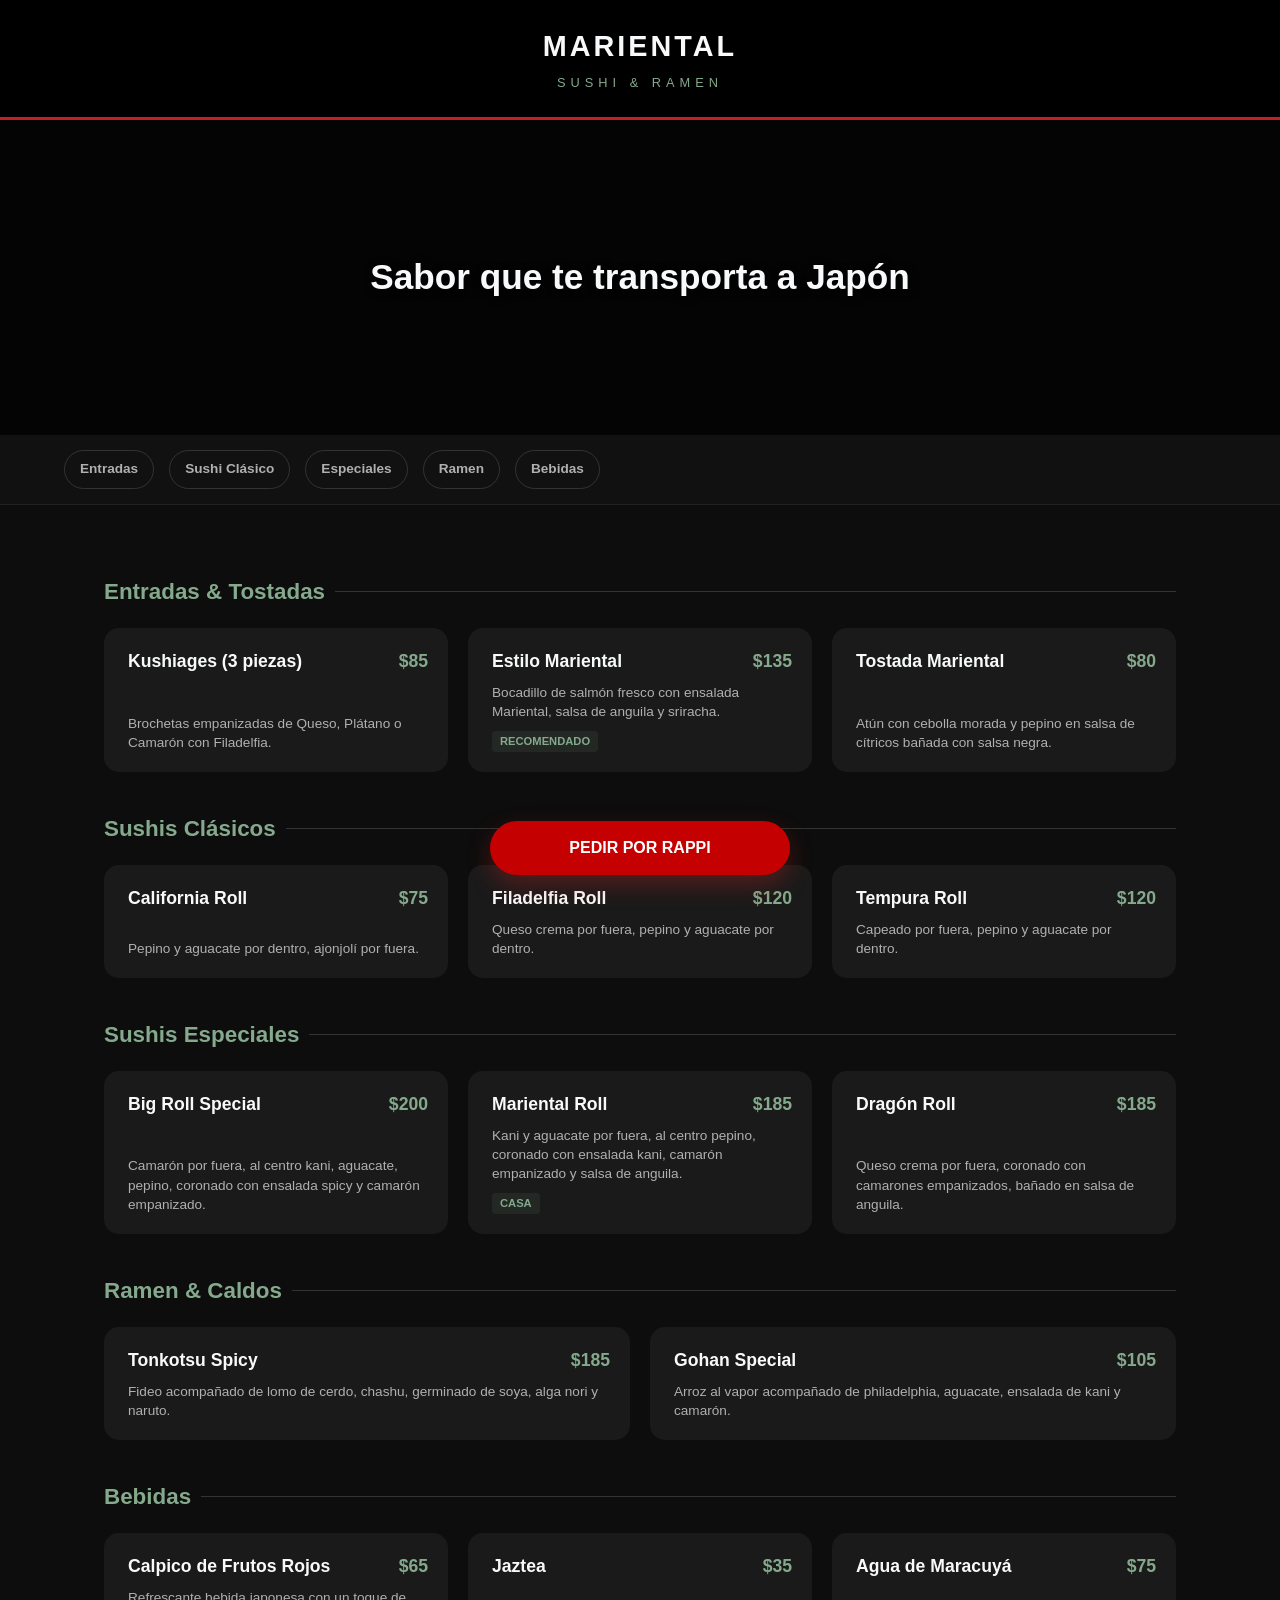
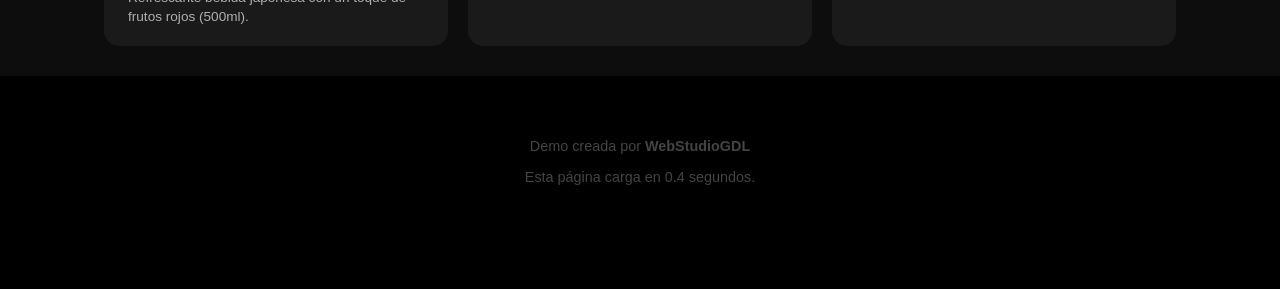
<file: index.html>
<!DOCTYPE html>
<html lang="es">
<head>
    <meta charset="UTF-8">
    <meta name="viewport" content="width=device-width, initial-scale=1.0">
    <link rel="stylesheet" href="styles.css">
    <title>Menú Digital | Mariental Sushi & Ramen</title>
</head>
<body>

    <header>
        <div class="logo-container">
            <div class="logo-text">MARIENTAL</div>
            <div class="logo-subtitle">Sushi & Ramen</div>
        </div>
    </header>

    <section class="hero">
        <h1>Sabor que te transporta a Japón</h1>
    </section>

    <div class="quick-nav">
        <a href="#entradas">Entradas</a>
        <a href="#sushi">Sushi Clásico</a>
        <a href="#especiales">Especiales</a>
        <a href="#ramen">Ramen</a>
        <a href="#bebidas">Bebidas</a>
    </div>

    <div class="container">
        
        <!-- ENTRADAS -->
        <h2 id="entradas" class="section-title">Entradas & Tostadas</h2>
        <div class="grid">
            <div class="item">
                <div class="item-header">
                    <span class="item-name">Kushiages (3 piezas)</span>
                    <span class="item-price">$85</span>
                </div>
                <p class="item-desc">Brochetas empanizadas de Queso, Plátano o Camarón con Filadelfia.</p>
            </div>
            <div class="item">
                <div class="item-header">
                    <span class="item-name">Estilo Mariental</span>
                    <span class="item-price">$135</span>
                </div>
                <p class="item-desc">Bocadillo de salmón fresco con ensalada Mariental, salsa de anguila y sriracha.</p>
                <span class="tag-special">Recomendado</span>
            </div>
            <div class="item">
                <div class="item-header">
                    <span class="item-name">Tostada Mariental</span>
                    <span class="item-price">$80</span>
                </div>
                <p class="item-desc">Atún con cebolla morada y pepino en salsa de cítricos bañada con salsa negra.</p>
            </div>
        </div>

        <!-- SUSHIS CLÁSICOS -->
        <h2 id="sushi" class="section-title">Sushis Clásicos</h2>
        <div class="grid">
            <div class="item">
                <div class="item-header">
                    <span class="item-name">California Roll</span>
                    <span class="item-price">$75</span>
                </div>
                <p class="item-desc">Pepino y aguacate por dentro, ajonjolí por fuera.</p>
            </div>
            <div class="item">
                <div class="item-header">
                    <span class="item-name">Filadelfia Roll</span>
                    <span class="item-price">$120</span>
                </div>
                <p class="item-desc">Queso crema por fuera, pepino y aguacate por dentro.</p>
            </div>
            <div class="item">
                <div class="item-header">
                    <span class="item-name">Tempura Roll</span>
                    <span class="item-price">$120</span>
                </div>
                <p class="item-desc">Capeado por fuera, pepino y aguacate por dentro.</p>
            </div>
        </div>

        <!-- SUSHIS ESPECIALES -->
        <h2 id="especiales" class="section-title">Sushis Especiales</h2>
        <div class="grid">
            <div class="item">
                <div class="item-header">
                    <span class="item-name">Big Roll Special</span>
                    <span class="item-price">$200</span>
                </div>
                <p class="item-desc">Camarón por fuera, al centro kani, aguacate, pepino, coronado con ensalada spicy y camarón empanizado.</p>
            </div>
            <div class="item">
                <div class="item-header">
                    <span class="item-name">Mariental Roll</span>
                    <span class="item-price">$185</span>
                </div>
                <p class="item-desc">Kani y aguacate por fuera, al centro pepino, coronado con ensalada kani, camarón empanizado y salsa de anguila.</p>
                <span class="tag-special">Casa</span>
            </div>
            <div class="item">
                <div class="item-header">
                    <span class="item-name">Dragón Roll</span>
                    <span class="item-price">$185</span>
                </div>
                <p class="item-desc">Queso crema por fuera, coronado con camarones empanizados, bañado en salsa de anguila.</p>
            </div>
        </div>

        <!-- RAMEN -->
        <h2 id="ramen" class="section-title">Ramen & Caldos</h2>
        <div class="grid">
            <div class="item">
                <div class="item-header">
                    <span class="item-name">Tonkotsu Spicy</span>
                    <span class="item-price">$185</span>
                </div>
                <p class="item-desc">Fideo acompañado de lomo de cerdo, chashu, germinado de soya, alga nori y naruto.</p>
            </div>
            <div class="item">
                <div class="item-header">
                    <span class="item-name">Gohan Special</span>
                    <span class="item-price">$105</span>
                </div>
                <p class="item-desc">Arroz al vapor acompañado de philadelphia, aguacate, ensalada de kani y camarón.</p>
            </div>
        </div>

        <!-- BEBIDAS -->
        <h2 id="bebidas" class="section-title">Bebidas</h2>
        <div class="grid">
            <div class="item">
                <div class="item-header">
                    <span class="item-name">Calpico de Frutos Rojos</span>
                    <span class="item-price">$65</span>
                </div>
                <p class="item-desc">Refrescante bebida japonesa con un toque de frutos rojos (500ml).</p>
            </div>
            <div class="item">
                <div class="item-header">
                    <span class="item-name">Jaztea</span>
                    <span class="item-price">$35</span>
                </div>
            </div>
            <div class="item">
                <div class="item-header">
                    <span class="item-name">Agua de Maracuyá</span>
                    <span class="item-price">$75</span>
                </div>
            </div>
        </div>

    </div>

    <footer>
        <p>Demo creada por <strong>WebStudioGDL</strong></p>
        <p style="margin-top: 10px;">Esta página carga en 0.4 segundos.</p>
    </footer>

    <a href="#" class="btn-wa">
        PEDIR POR RAPPI
    </a>

</body>
</html>
</file>
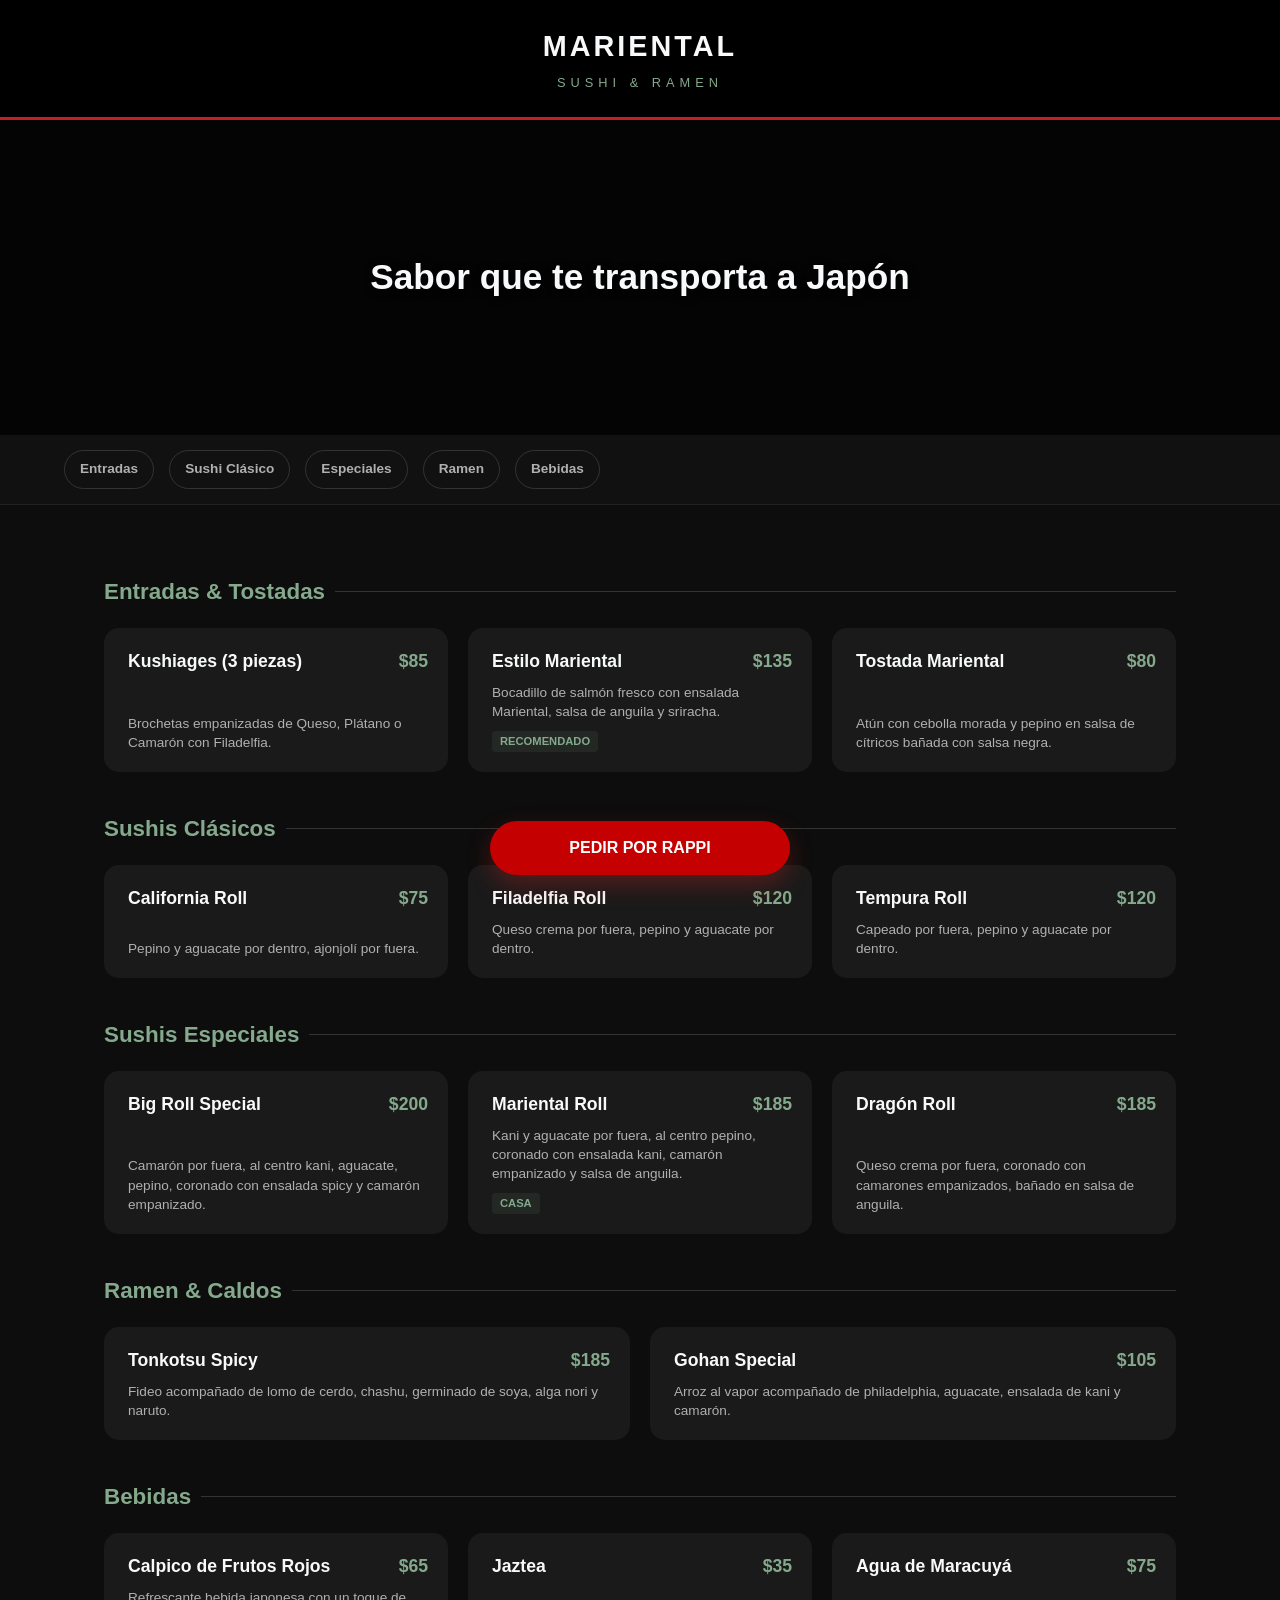
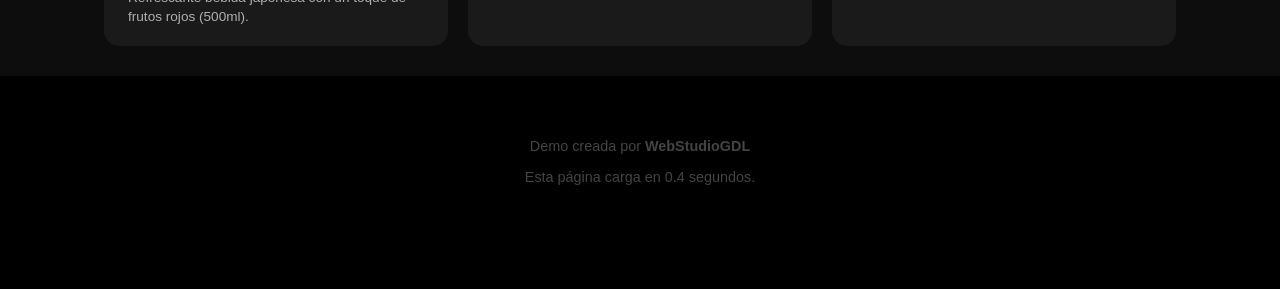
<file: Mariental Sushi/index.html>
<!DOCTYPE html>
<html lang="es">
<head>
    <meta charset="UTF-8">
    <meta name="viewport" content="width=device-width, initial-scale=1.0">
    <link rel="stylesheet" href="styles.css">
    <title>Menú Digital | Mariental Sushi & Ramen</title>
</head>
<body>

    <header>
        <div class="logo-container">
            <div class="logo-text">MARIENTAL</div>
            <div class="logo-subtitle">Sushi & Ramen</div>
        </div>
    </header>

    <section class="hero">
        <h1>Sabor que te transporta a Japón</h1>
    </section>

    <div class="quick-nav">
        <a href="#entradas">Entradas</a>
        <a href="#sushi">Sushi Clásico</a>
        <a href="#especiales">Especiales</a>
        <a href="#ramen">Ramen</a>
        <a href="#bebidas">Bebidas</a>
    </div>

    <div class="container">
        
        <!-- ENTRADAS -->
        <h2 id="entradas" class="section-title">Entradas & Tostadas</h2>
        <div class="grid">
            <div class="item">
                <div class="item-header">
                    <span class="item-name">Kushiages (3 piezas)</span>
                    <span class="item-price">$85</span>
                </div>
                <p class="item-desc">Brochetas empanizadas de Queso, Plátano o Camarón con Filadelfia.</p>
            </div>
            <div class="item">
                <div class="item-header">
                    <span class="item-name">Estilo Mariental</span>
                    <span class="item-price">$135</span>
                </div>
                <p class="item-desc">Bocadillo de salmón fresco con ensalada Mariental, salsa de anguila y sriracha.</p>
                <span class="tag-special">Recomendado</span>
            </div>
            <div class="item">
                <div class="item-header">
                    <span class="item-name">Tostada Mariental</span>
                    <span class="item-price">$80</span>
                </div>
                <p class="item-desc">Atún con cebolla morada y pepino en salsa de cítricos bañada con salsa negra.</p>
            </div>
        </div>

        <!-- SUSHIS CLÁSICOS -->
        <h2 id="sushi" class="section-title">Sushis Clásicos</h2>
        <div class="grid">
            <div class="item">
                <div class="item-header">
                    <span class="item-name">California Roll</span>
                    <span class="item-price">$75</span>
                </div>
                <p class="item-desc">Pepino y aguacate por dentro, ajonjolí por fuera.</p>
            </div>
            <div class="item">
                <div class="item-header">
                    <span class="item-name">Filadelfia Roll</span>
                    <span class="item-price">$120</span>
                </div>
                <p class="item-desc">Queso crema por fuera, pepino y aguacate por dentro.</p>
            </div>
            <div class="item">
                <div class="item-header">
                    <span class="item-name">Tempura Roll</span>
                    <span class="item-price">$120</span>
                </div>
                <p class="item-desc">Capeado por fuera, pepino y aguacate por dentro.</p>
            </div>
        </div>

        <!-- SUSHIS ESPECIALES -->
        <h2 id="especiales" class="section-title">Sushis Especiales</h2>
        <div class="grid">
            <div class="item">
                <div class="item-header">
                    <span class="item-name">Big Roll Special</span>
                    <span class="item-price">$200</span>
                </div>
                <p class="item-desc">Camarón por fuera, al centro kani, aguacate, pepino, coronado con ensalada spicy y camarón empanizado.</p>
            </div>
            <div class="item">
                <div class="item-header">
                    <span class="item-name">Mariental Roll</span>
                    <span class="item-price">$185</span>
                </div>
                <p class="item-desc">Kani y aguacate por fuera, al centro pepino, coronado con ensalada kani, camarón empanizado y salsa de anguila.</p>
                <span class="tag-special">Casa</span>
            </div>
            <div class="item">
                <div class="item-header">
                    <span class="item-name">Dragón Roll</span>
                    <span class="item-price">$185</span>
                </div>
                <p class="item-desc">Queso crema por fuera, coronado con camarones empanizados, bañado en salsa de anguila.</p>
            </div>
        </div>

        <!-- RAMEN -->
        <h2 id="ramen" class="section-title">Ramen & Caldos</h2>
        <div class="grid">
            <div class="item">
                <div class="item-header">
                    <span class="item-name">Tonkotsu Spicy</span>
                    <span class="item-price">$185</span>
                </div>
                <p class="item-desc">Fideo acompañado de lomo de cerdo, chashu, germinado de soya, alga nori y naruto.</p>
            </div>
            <div class="item">
                <div class="item-header">
                    <span class="item-name">Gohan Special</span>
                    <span class="item-price">$105</span>
                </div>
                <p class="item-desc">Arroz al vapor acompañado de philadelphia, aguacate, ensalada de kani y camarón.</p>
            </div>
        </div>

        <!-- BEBIDAS -->
        <h2 id="bebidas" class="section-title">Bebidas</h2>
        <div class="grid">
            <div class="item">
                <div class="item-header">
                    <span class="item-name">Calpico de Frutos Rojos</span>
                    <span class="item-price">$65</span>
                </div>
                <p class="item-desc">Refrescante bebida japonesa con un toque de frutos rojos (500ml).</p>
            </div>
            <div class="item">
                <div class="item-header">
                    <span class="item-name">Jaztea</span>
                    <span class="item-price">$35</span>
                </div>
            </div>
            <div class="item">
                <div class="item-header">
                    <span class="item-name">Agua de Maracuyá</span>
                    <span class="item-price">$75</span>
                </div>
            </div>
        </div>

    </div>

    <footer>
        <p>Demo creada por <strong>WebStudioGDL</strong></p>
        <p style="margin-top: 10px;">Esta página carga en 0.4 segundos.</p>
    </footer>

    <a href="#" class="btn-wa">
        PEDIR POR RAPPI
    </a>

</body>
</html>
</file>
<file: styles.css>
:root {
            --bg: #0d0d0d;
            --card-bg: #1a1a1a;
            --primary: #c81d25; /* Rojo intenso japonés */
            --secondary: #84a98c; /* Verde wasabi de su menú */
            --text-main: #f8f9fa;
            --text-dim: #b0b0b0;
            --accent: #d4af37;
            --font: 'Segoe UI', Roboto, sans-serif;
        }

        * { margin: 0; padding: 0; box-sizing: border-box; }
        body { 
            font-family: var(--font); 
            background-color: var(--bg); 
            color: var(--text-main);
            line-height: 1.5;
        }

        /* DISEÑO DE CABECERA */
        header {
            padding: 25px 5%;
            text-align: center;
            background: #000;
            border-bottom: 3px solid var(--primary);
            position: sticky;
            top: 0;
            z-index: 1000;
        }
        .logo-container {
            display: flex;
            flex-direction: column;
            align-items: center;
            gap: 5px;
        }
        .logo-text {
            font-size: 1.8rem;
            font-weight: 900;
            letter-spacing: 3px;
            text-transform: uppercase;
            color: var(--text-main);
        }
        .logo-subtitle {
            font-size: 0.8rem;
            color: var(--secondary);
            letter-spacing: 5px;
            text-transform: uppercase;
        }

        /* SECCIÓN HERO */
        .hero {
            height: 35vh;
            background: linear-gradient(rgba(0,0,0,0.7), rgba(0,0,0,0.7)), url('https://images.unsplash.com/photo-1583623025817-d180a2221d0a?auto=format&fit=crop&w=1000&q=80');
            background-size: cover;
            background-position: center;
            display: flex;
            justify-content: center;
            align-items: center;
            text-align: center;
        }
        .hero h1 { font-size: 2.2rem; text-shadow: 2px 2px 10px rgba(0,0,0,0.5); }

        /* NAVEGACIÓN RÁPIDA */
        .quick-nav {
            display: flex;
            overflow-x: auto;
            white-space: nowrap;
            background: #111;
            padding: 15px 5%;
            gap: 15px;
            border-bottom: 1px solid #222;
        }
        .quick-nav a {
            text-decoration: none;
            color: var(--text-dim);
            font-size: 0.85rem;
            font-weight: 700;
            padding: 8px 15px;
            border-radius: 20px;
            border: 1px solid #333;
            transition: 0.3s;
        }
        .quick-nav a:hover, .quick-nav a.active {
            background: var(--primary);
            color: white;
            border-color: var(--primary);
        }

        /* MENÚ ITEMS */
        .container { padding: 30px 5%; max-width: 1200px; margin: 0 auto; }
        .section-title {
            color: var(--secondary);
            font-size: 1.4rem;
            margin: 40px 0 20px 0;
            display: flex;
            align-items: center;
            gap: 10px;
        }
        .section-title::after {
            content: "";
            height: 1px;
            background: #333;
            flex-grow: 1;
        }

        .grid {
            display: grid;
            grid-template-columns: repeat(auto-fit, minmax(320px, 1fr));
            gap: 20px;
        }

        .item {
            background: var(--card-bg);
            padding: 20px;
            border-radius: 15px;
            display: flex;
            flex-direction: column;
            justify-content: space-between;
            border-left: 4px solid transparent;
            transition: 0.3s;
        }
        .item:hover {
            border-left-color: var(--primary);
            background: #222;
        }
        .item-header {
            display: flex;
            justify-content: space-between;
            align-items: flex-start;
            margin-bottom: 8px;
        }
        .item-name { font-weight: 700; font-size: 1.1rem; color: var(--text-main); }
        .item-price { font-weight: 800; color: var(--secondary); font-size: 1.1rem; }
        .item-desc { font-size: 0.85rem; color: var(--text-dim); line-height: 1.4; }

        .tag-special {
            background: rgba(132, 169, 140, 0.1);
            color: var(--secondary);
            font-size: 0.7rem;
            padding: 2px 8px;
            border-radius: 4px;
            text-transform: uppercase;
            font-weight: 800;
            margin-top: 10px;
            width: fit-content;
        }

        /* PIE DE PÁGINA */
        footer {
            padding: 60px 5% 100px 5%;
            background: #000;
            text-align: center;
            font-size: 0.9rem;
            color: #444;
        }

        /* BOTÓN FLOTANTE WHATSAPP */
        .btn-wa {
            position: fixed;
            bottom: 25px;
            left: 50%;
            transform: translateX(-50%);
            background: #c50000;
            color: white;
            padding: 15px 35px;
            border-radius: 50px;
            text-decoration: none;
            font-weight: 800;
            box-shadow: 0 10px 25px rgba(211, 37, 37, 0.3);
            z-index: 1000;
            width: 80%;
            max-width: 300px;
            text-align: center;
        }

        @media (max-width: 600px) {
            .hero h1 { font-size: 1.6rem; }
            .grid { grid-template-columns: 1fr; }
        }
</file>
<file: Mariental Sushi/styles.css>
:root {
            --bg: #0d0d0d;
            --card-bg: #1a1a1a;
            --primary: #c81d25; /* Rojo intenso japonés */
            --secondary: #84a98c; /* Verde wasabi de su menú */
            --text-main: #f8f9fa;
            --text-dim: #b0b0b0;
            --accent: #d4af37;
            --font: 'Segoe UI', Roboto, sans-serif;
        }

        * { margin: 0; padding: 0; box-sizing: border-box; }
        body { 
            font-family: var(--font); 
            background-color: var(--bg); 
            color: var(--text-main);
            line-height: 1.5;
        }

        /* DISEÑO DE CABECERA */
        header {
            padding: 25px 5%;
            text-align: center;
            background: #000;
            border-bottom: 3px solid var(--primary);
            position: sticky;
            top: 0;
            z-index: 1000;
        }
        .logo-container {
            display: flex;
            flex-direction: column;
            align-items: center;
            gap: 5px;
        }
        .logo-text {
            font-size: 1.8rem;
            font-weight: 900;
            letter-spacing: 3px;
            text-transform: uppercase;
            color: var(--text-main);
        }
        .logo-subtitle {
            font-size: 0.8rem;
            color: var(--secondary);
            letter-spacing: 5px;
            text-transform: uppercase;
        }

        /* SECCIÓN HERO */
        .hero {
            height: 35vh;
            background: linear-gradient(rgba(0,0,0,0.7), rgba(0,0,0,0.7)), url('https://images.unsplash.com/photo-1583623025817-d180a2221d0a?auto=format&fit=crop&w=1000&q=80');
            background-size: cover;
            background-position: center;
            display: flex;
            justify-content: center;
            align-items: center;
            text-align: center;
        }
        .hero h1 { font-size: 2.2rem; text-shadow: 2px 2px 10px rgba(0,0,0,0.5); }

        /* NAVEGACIÓN RÁPIDA */
        .quick-nav {
            display: flex;
            overflow-x: auto;
            white-space: nowrap;
            background: #111;
            padding: 15px 5%;
            gap: 15px;
            border-bottom: 1px solid #222;
        }
        .quick-nav a {
            text-decoration: none;
            color: var(--text-dim);
            font-size: 0.85rem;
            font-weight: 700;
            padding: 8px 15px;
            border-radius: 20px;
            border: 1px solid #333;
            transition: 0.3s;
        }
        .quick-nav a:hover, .quick-nav a.active {
            background: var(--primary);
            color: white;
            border-color: var(--primary);
        }

        /* MENÚ ITEMS */
        .container { padding: 30px 5%; max-width: 1200px; margin: 0 auto; }
        .section-title {
            color: var(--secondary);
            font-size: 1.4rem;
            margin: 40px 0 20px 0;
            display: flex;
            align-items: center;
            gap: 10px;
        }
        .section-title::after {
            content: "";
            height: 1px;
            background: #333;
            flex-grow: 1;
        }

        .grid {
            display: grid;
            grid-template-columns: repeat(auto-fit, minmax(320px, 1fr));
            gap: 20px;
        }

        .item {
            background: var(--card-bg);
            padding: 20px;
            border-radius: 15px;
            display: flex;
            flex-direction: column;
            justify-content: space-between;
            border-left: 4px solid transparent;
            transition: 0.3s;
        }
        .item:hover {
            border-left-color: var(--primary);
            background: #222;
        }
        .item-header {
            display: flex;
            justify-content: space-between;
            align-items: flex-start;
            margin-bottom: 8px;
        }
        .item-name { font-weight: 700; font-size: 1.1rem; color: var(--text-main); }
        .item-price { font-weight: 800; color: var(--secondary); font-size: 1.1rem; }
        .item-desc { font-size: 0.85rem; color: var(--text-dim); line-height: 1.4; }

        .tag-special {
            background: rgba(132, 169, 140, 0.1);
            color: var(--secondary);
            font-size: 0.7rem;
            padding: 2px 8px;
            border-radius: 4px;
            text-transform: uppercase;
            font-weight: 800;
            margin-top: 10px;
            width: fit-content;
        }

        /* PIE DE PÁGINA */
        footer {
            padding: 60px 5% 100px 5%;
            background: #000;
            text-align: center;
            font-size: 0.9rem;
            color: #444;
        }

        /* BOTÓN FLOTANTE WHATSAPP */
        .btn-wa {
            position: fixed;
            bottom: 25px;
            left: 50%;
            transform: translateX(-50%);
            background: #c50000;
            color: white;
            padding: 15px 35px;
            border-radius: 50px;
            text-decoration: none;
            font-weight: 800;
            box-shadow: 0 10px 25px rgba(211, 37, 37, 0.3);
            z-index: 1000;
            width: 80%;
            max-width: 300px;
            text-align: center;
        }

        @media (max-width: 600px) {
            .hero h1 { font-size: 1.6rem; }
            .grid { grid-template-columns: 1fr; }
        }
</file>
